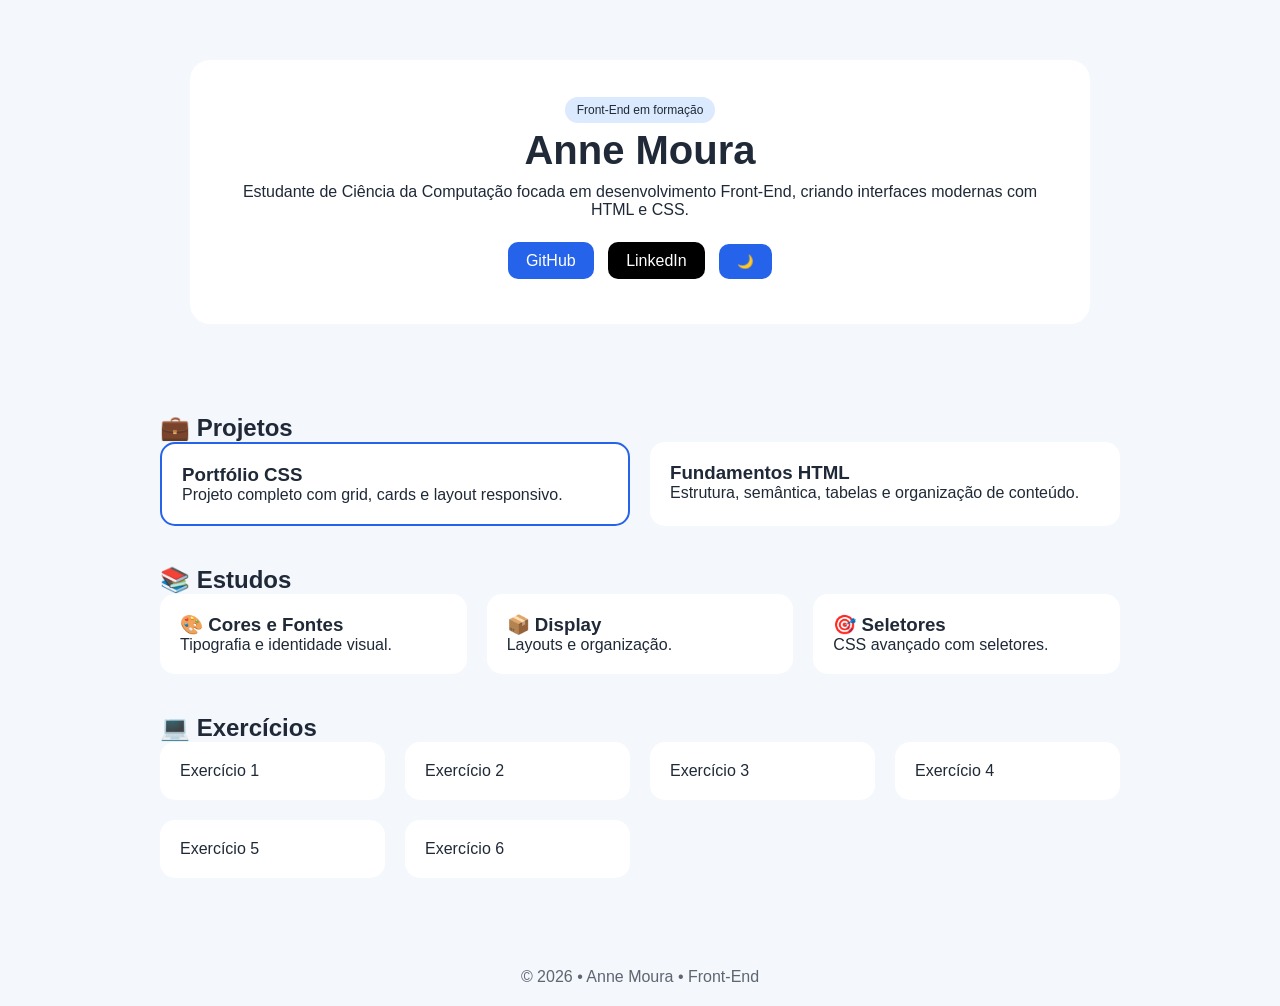
<file: index.html>
<!DOCTYPE html>
<html lang="pt-BR">
<head>
  <meta charset="UTF-8">
  <meta name="viewport" content="width=device-width, initial-scale=1.0">

  <title>Anne Moura | Portfólio Front-End</title>
  <meta name="description" content="Portfólio de Anne Moura - Desenvolvedora Front-End em formação">

  <link rel="stylesheet" href="style.css">
</head>

<body>

  <header>
    <div class="hero">
      <span class="tag">Front-End em formação</span>

      <h1>Anne Moura</h1>

      <p>
        Estudante de Ciência da Computação focada em desenvolvimento Front-End,
        criando interfaces modernas com HTML e CSS.
      </p>

      <div class="links">
        <a href="https://github.com/annemoura" target="_blank" class="btn">GitHub</a>
        <a href="https://www.linkedin.com/in/anne-moura-4a4567319" target="_blank" class="btn btn-secundario">LinkedIn</a>
        <button id="toggleTheme" class="btn">🌙</button>
      </div>
    </div>
  </header>

  <main class="container">

    <!-- PROJETOS -->
    <section class="bloco">
      <h2>💼 Projetos</h2>

      <div class="cards">

        <a class="card destaque" href="https://annemoura.github.io/Fundamentos-de-CSS/" target="_blank">
          <h3>Portfólio CSS</h3>
          <p>Projeto completo com grid, cards e layout responsivo.</p>
        </a>

        <a class="card" href="https://annemoura.github.io/Fundamentos-html/" target="_blank">
          <h3>Fundamentos HTML</h3>
          <p>Estrutura, semântica, tabelas e organização de conteúdo.</p>
        </a>

      </div>
    </section>

    <!-- ESTUDOS -->
    <section class="bloco">
      <h2>📚 Estudos</h2>

      <div class="cards">
        <a class="card" href="cores-fontes/index.html" target="_blank">
          <h3>🎨 Cores e Fontes</h3>
          <p>Tipografia e identidade visual.</p>
        </a>

        <a class="card" href="display/index.html" target="_blank">
          <h3>📦 Display</h3>
          <p>Layouts e organização.</p>
        </a>

        <a class="card" href="seletores/index.html" target="_blank">
          <h3>🎯 Seletores</h3>
          <p>CSS avançado com seletores.</p>
        </a>
      </div>
    </section>

    <!-- EXERCICIOS -->
    <section class="bloco">
      <h2>💻 Exercícios</h2>

      <div class="cards">
        <a class="card" href="exercico-css/exercicio-1/index.html" target="_blank">Exercício 1</a>
        <a class="card" href="exercico-css/exercicio-2/index.html" target="_blank">Exercício 2</a>
        <a class="card" href="exercico  -css/exercicio-3/index.html" target="_blank">Exercício 3</a>
        <a class="card" href="exercico-css/exercicio-4/index.html" target="_blank">Exercício 4</a>
        <a class="card" href="exercico-css/exercicio-5/index.html" target="_blank">Exercício 5</a>
        <a class="card" href="exercico-css/exercicio-6/index.html" target="_blank">Exercício 6</a>
      </div>
    </section>

  </main>

  <footer>
    <p>© 2026 • Anne Moura • Front-End</p>
  </footer>

  <script>
    const btn = document.getElementById("toggleTheme");

    btn.onclick = () => {
      document.body.classList.toggle("dark");
    };
  </script>

</body>
</html>
</file>
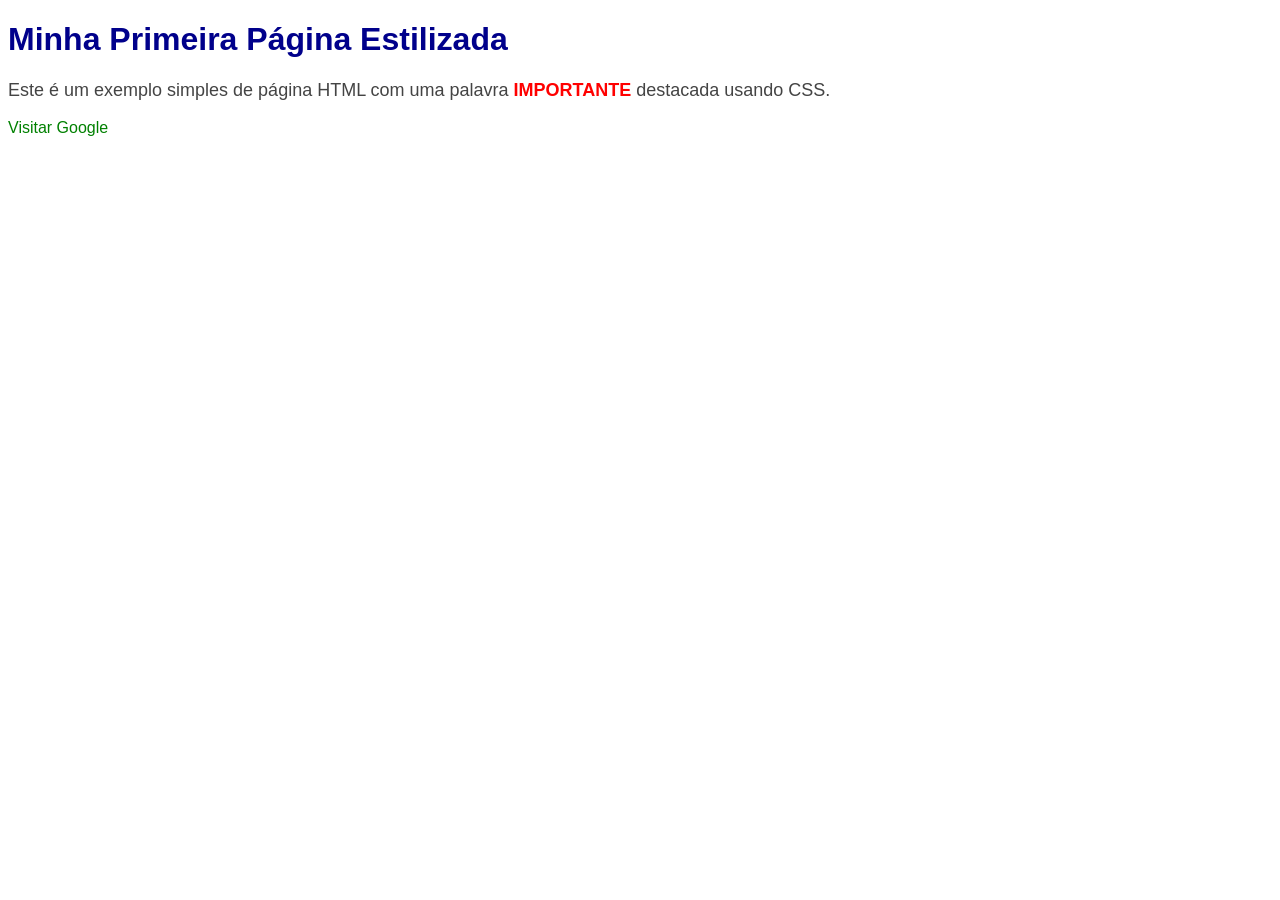
<file: cores-fontes/index.html>
<!DOCTYPE html>
<html lang="en">

<head>
    <meta charset="UTF-8">
    <meta name="viewport" content="width=device-width, initial-scale=1.0">


    <link rel="stylesheet" href="style.css">
    <title>Exercicio CSS</title>
</head>

<body>
    <h1>Minha Primeira Página Estilizada</h1>

    <p>Este é um exemplo simples de página HTML com uma palavra <span class="destaque">importante</span> destacada
        usando CSS.</p>

    <a href="https://www.google.com">Visitar Google</a>
</body>

</html>
</file>
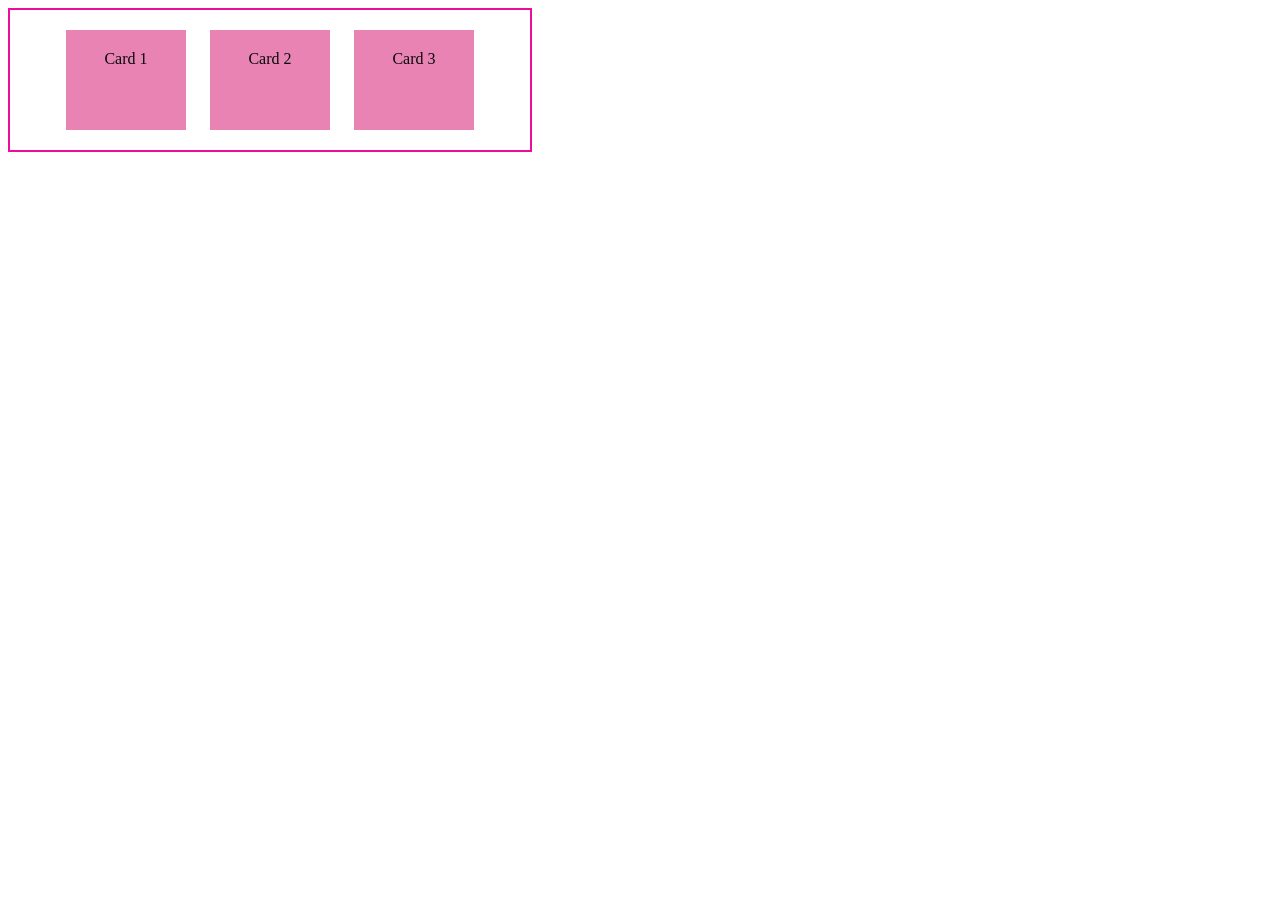
<file: display/index.html>
<!DOCTYPE html>
<html lang="en">

<head>
    <meta charset="UTF-8" />
    <meta name="viewport" content="width=device-width, initial-scale=1.0" />
    <title>Display</title>

    <link rel="stylesheet" href="style.css">
</head>

<body>
    <!-- <h1>Titulo</h1>
		<div>Teste de display</div>
		<p>Lorem ipsum dolor sit amet consectetur adipisicing elit. Necessitatibus facere, quaerat similique provident libero doloremque rerum quasi reprehenderit obcaecati dolorem at, animi exercitationem labore praesentium ullam, iure illum porro iste!</p>

		<span>span</span>
		<strong>strong</strong>
		<a href="http://google.com">link</a> -->

    <div class="container">
        <div class="card">Card 1</div>

        <div class="card">Card 2</div>

        <div class="card">Card 3</div>
    </div>

   
</body>

</html>
</file>
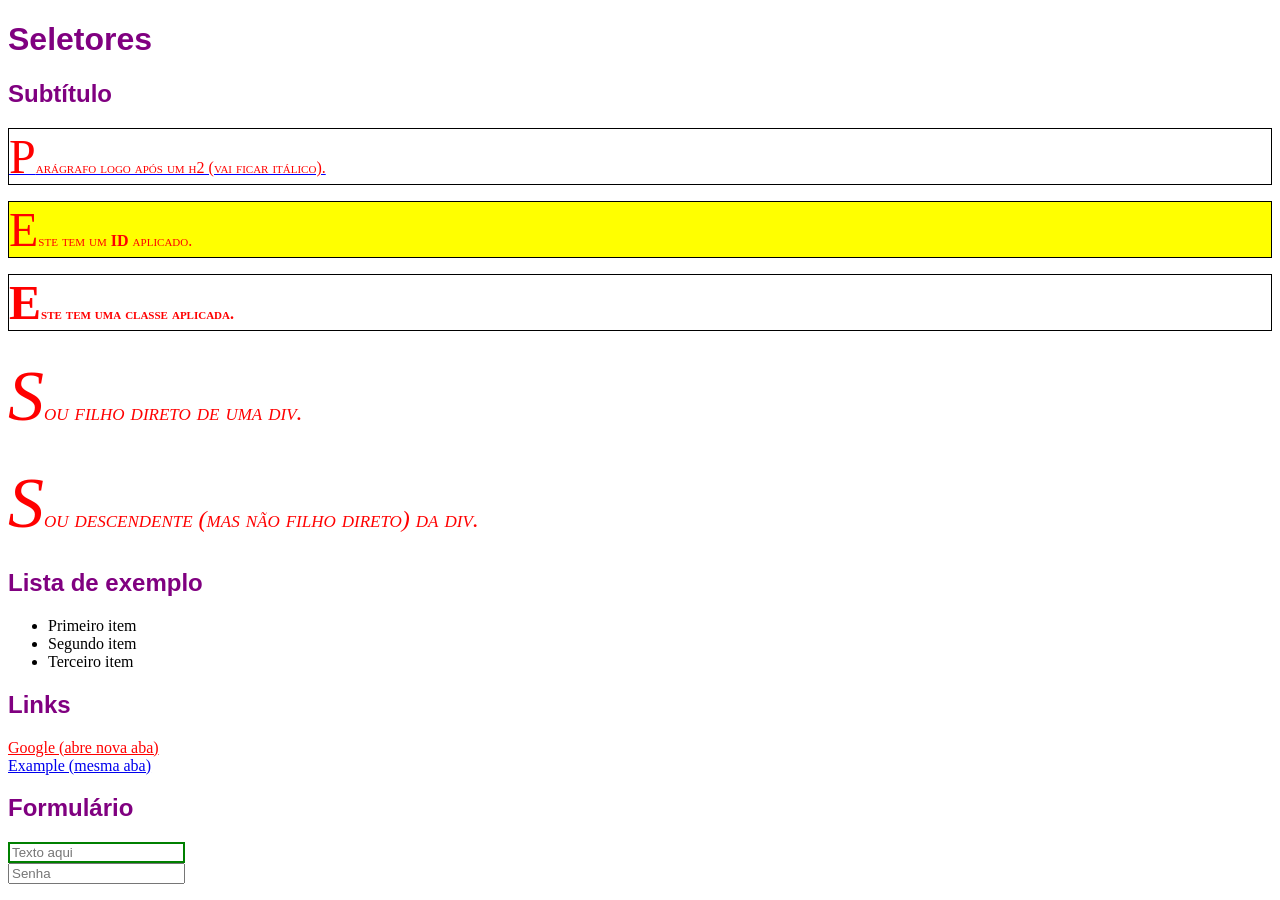
<file: seletores/index.html>
<!DOCTYPE html>
<html lang="pt-BR">
<head>
  <meta charset="UTF-8">
  <title>Seletores CSS</title>
  
  <link rel="stylesheet" href="style.css">
</head>
<body>
  <h1>Seletores</h1>
  <h2>Subtítulo</h2>
  <p>Parágrafo logo após um h2 (vai ficar itálico).</p>
  <p id="especial">Este tem um <strong>ID</strong> aplicado.</p>
  <p class="destaque">Este tem uma <strong>classe</strong> aplicada.</p>

  <div>
    <p>Sou filho direto de uma div.</p>
    <section>
      <p>Sou descendente (mas não filho direto) da div.</p>
    </section>
  </div>

  <h2>Lista de exemplo</h2>
  <ul>
    <li>Primeiro item </li>
    <li>Segundo item</li>
    <li>Terceiro item</li>
  </ul>

  <h2>Links</h2>
  <a href="https://www.google.com" target="_blank">Google (abre nova aba)</a><br>
  <a href="https://www.example.com">Example (mesma aba)</a>

  <h2>Formulário</h2>
  <form>
    <input type="text" placeholder="Texto aqui"><br>
    <input type="password" placeholder="Senha">
  </form>
</body>
</html>
</file>
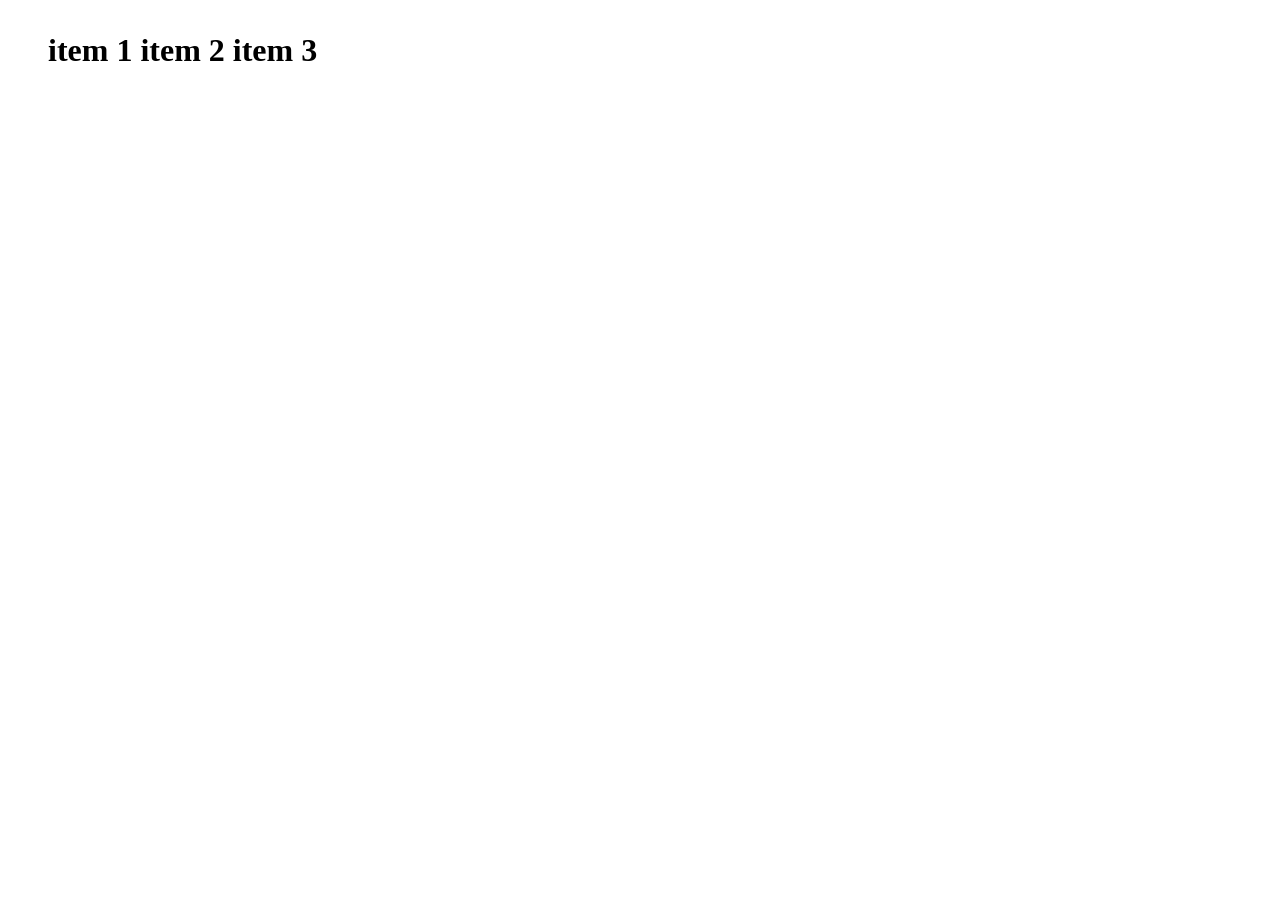
<file: exercico-css/exercicio 1/index.html>
<!DOCTYPE html>
<html lang="en">
<head>
    <meta charset="UTF-8">
    <meta name="viewport" content="width=device-width, initial-scale=1.0">

<link rel="stylesheet" href="style.css">
    
    <title>display inline</title>
</head>
<body>
    <h1>

        <ul class="menu">
            <li>item 1</li>
            <li>item 2</li>
            <li>item 3</li>
        </ul>
    </h1>
</body>
</html>
</file>
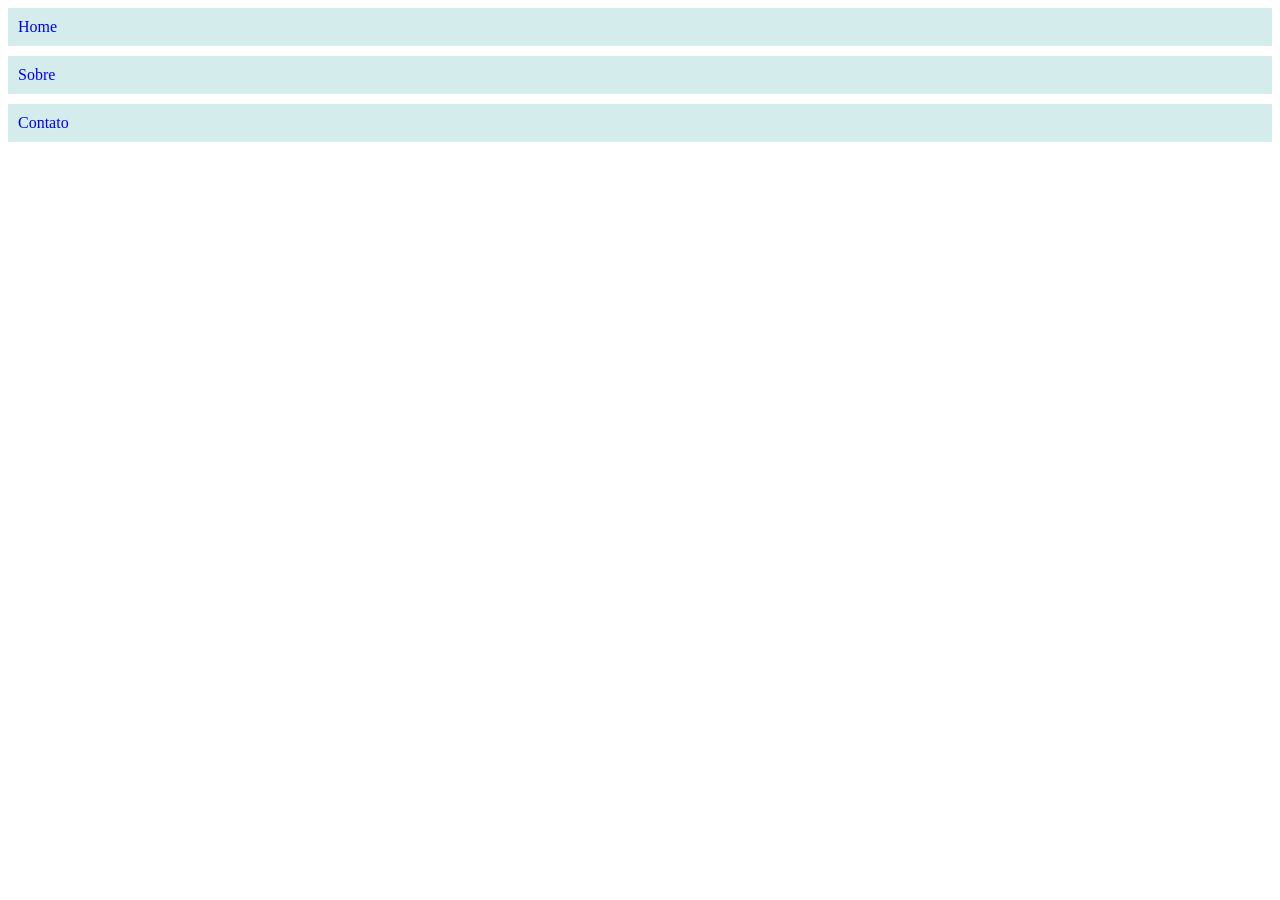
<file: exercico-css/exercicio 2/index.html>
<!DOCTYPE html>
<html lang="pt-br">

<head>
    <meta charset="UTF-8">
    <meta name="viewport" content="width=device-width, initial-scale=1.0">
    <title>Display inline-block</title>

    <link rel="stylesheet" href="style.css">
</head>

<body>
    <nav>
        <a href="#">Home</a>
        <a href="#">Sobre</a>
        <a href="#">Contato</a>  
    </nav>



</body>
</file>
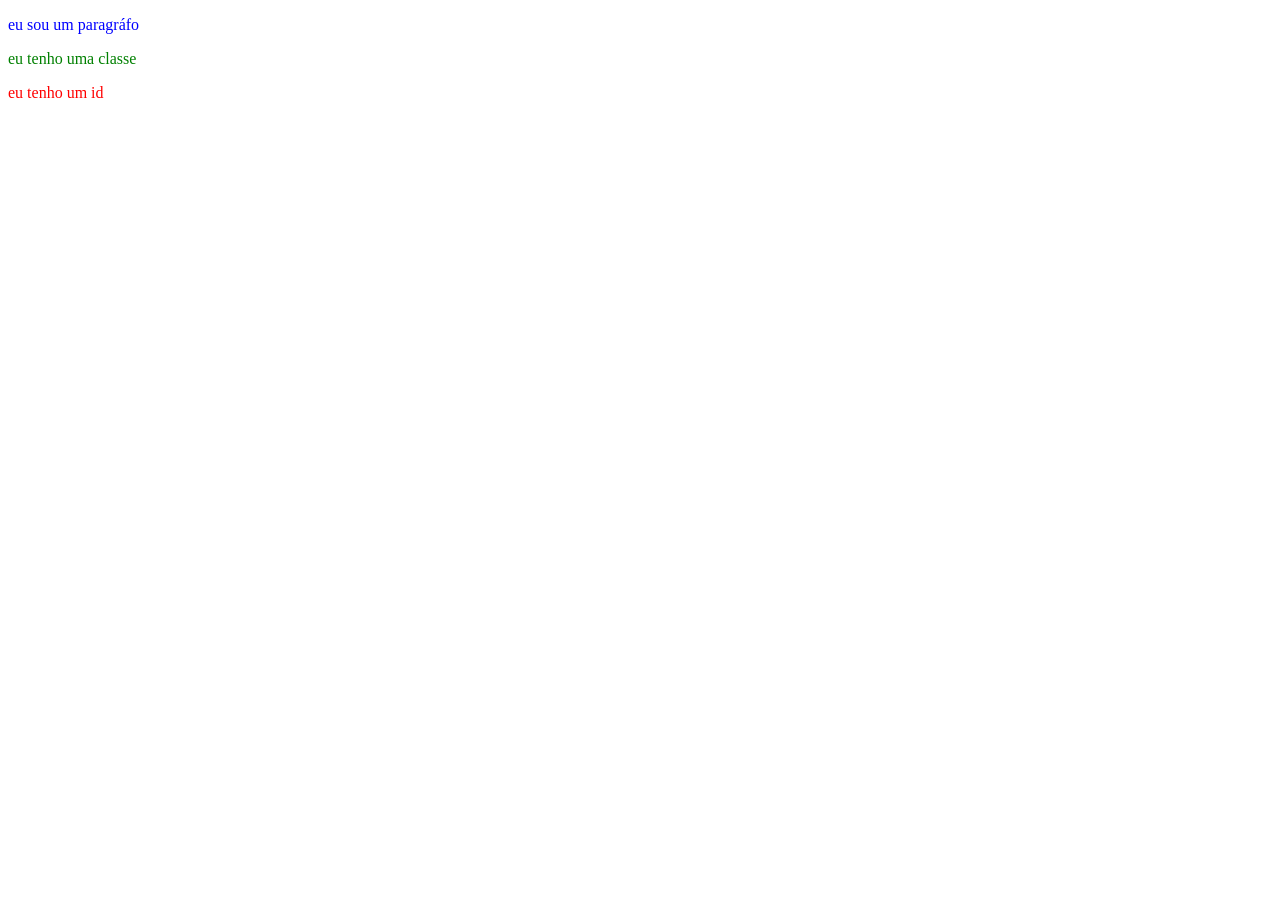
<file: exercico-css/exercicio 4/index.html>
<!DOCTYPE html>
<html lang="en">
<head>
    <meta charset="UTF-8">
    <meta name="viewport" content="width=device-width, initial-scale=1.0">

    <link rel="stylesheet" href="style.css">
    
    <title>seletors classes e ids</title>
</head>
<body>
    <p>eu sou um paragráfo</p>
    <p class="destaque">eu tenho uma classe</p>
    <p id="unico">eu tenho um id</p>
</body>
</html>
</file>
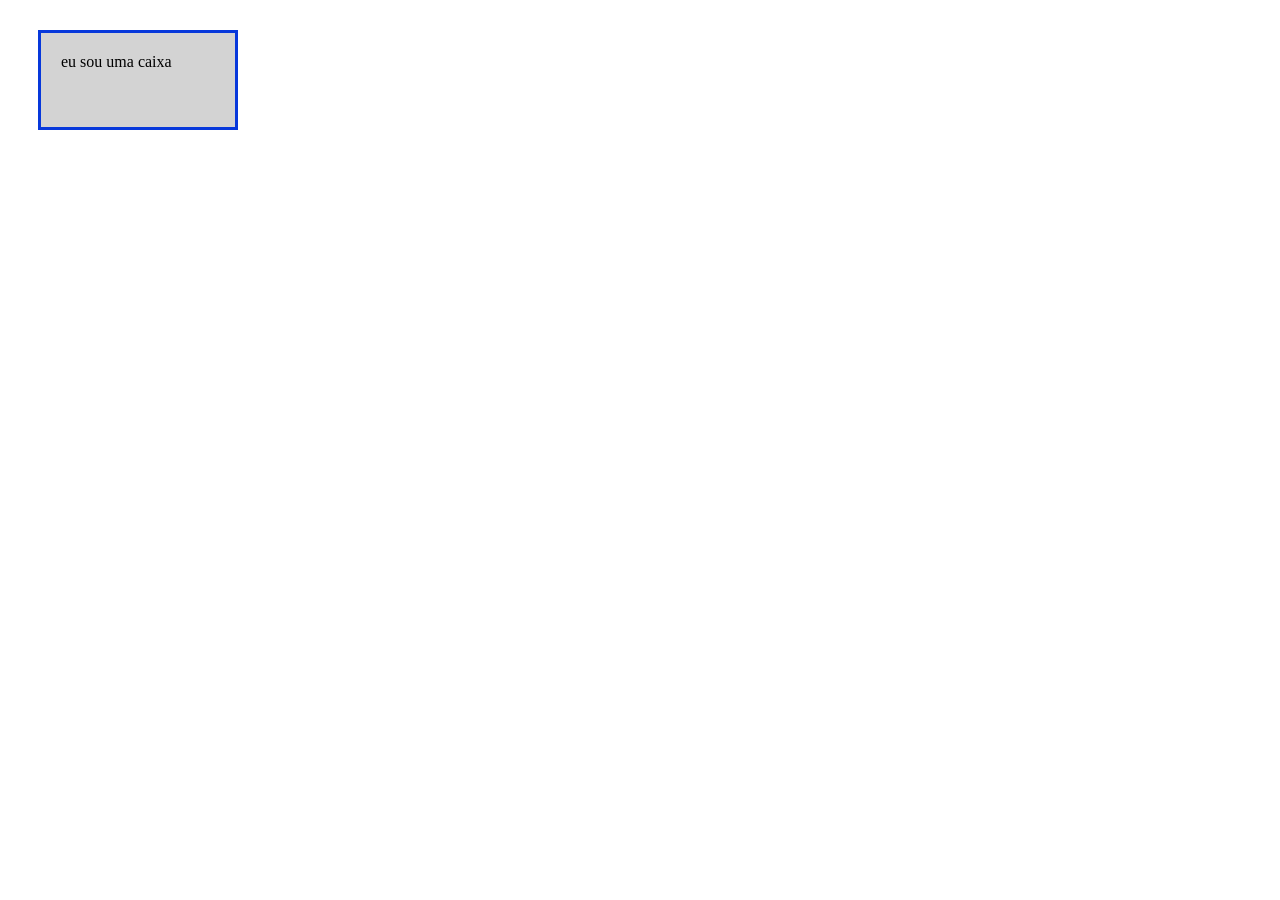
<file: exercico-css/exercicio 6/index.html>
<!DOCTYPE html>
<html lang="en">

<head>
    <meta charset="UTF-8">
    <meta name="viewport" content="width=device-width, initial-scale=1.0">

    <link rel="stylesheet" href="style.css">
    <title>box-model </title>
</head>

<body>
    <div class="caixa"> eu sou uma caixa</div>
    
  
</body>

</html>
</file>
<file: style.css>
:root {
  --bg: #f4f7fb;
  --card: #ffffff;
  --text: #1f2937;
  --primary: #2563eb;
}

body.dark {
  --bg: #0f172a;
  --card: #1e293b;
  --text: #e5e7eb;
}

* {
  margin: 0;
  padding: 0;
  box-sizing: border-box;
}

body {
  font-family: Arial, sans-serif;
  background: var(--bg);
  color: var(--text);
  transition: 0.3s;
}

header {
  padding: 60px 20px;
}

.hero {
  max-width: 900px;
  margin: auto;
  text-align: center;
  background: var(--card);
  padding: 40px;
  border-radius: 20px;
}

.tag {
  background: #dbeafe;
  padding: 6px 12px;
  border-radius: 999px;
  font-size: 12px;
}

.hero h1 {
  font-size: 2.5rem;
  margin: 10px 0;
}

.links {
  margin-top: 20px;
}

.btn {
  background: var(--primary);
  color: white;
  padding: 10px 18px;
  margin: 5px;
  border-radius: 10px;
  text-decoration: none;
  border: none;
  cursor: pointer;
  transition: 0.3s;
}

.btn:hover {
  transform: scale(1.05);
}

.btn-secundario {
  background: black;
}

.container {
  max-width: 1000px;
  margin: auto;
  padding: 30px 20px;
}

.bloco {
  margin-bottom: 40px;
}

.cards {
  display: grid;
  grid-template-columns: repeat(auto-fit, minmax(220px, 1fr));
  gap: 20px;
}

.card {
  background: var(--card);
  padding: 20px;
  border-radius: 15px;
  text-decoration: none;
  color: var(--text);
  transition: 0.3s;
}

.card:hover {
  transform: translateY(-8px) scale(1.02);
}

.destaque {
  border: 2px solid var(--primary);
}

footer {
  text-align: center;
  padding: 20px;
  opacity: 0.7;
}
</file>
<file: cores-fontes/style.css>
h1 {
    color: darkblue;
}

body {
    font-family: Arial, Helvetica, sans-serif;
}

p {
    color: #444;
    font-size: 18px;


}

a {
    color: green;
    text-decoration: none;
}

a:hover {
    text-decoration: underline;
}

.destaque {
    color: red;
    font-weight: bold;
    text-transform: uppercase;
}
</file>
<file: display/style.css>
.container {
    width: 500px;
    border: 2px solid #ec0d9a;
    padding: 10px;
    text-align: center;
    /* Centraliza os cards inline-block */
}

.card {
    width: 120px;
    /* Agora width funciona! */
    height: 100px;
    /* Agora height funciona! */
    background-color: #e983b4;
    color: rgb(8, 8, 8);
    padding: 20px;
    margin: 10px;
    /* Margin funciona em todas as direções */
    text-align: center;
    vertical-align: top;
    /* Alinha pelo topo */
    box-sizing: border-box;
    /* Inclui padding no cálculo do width */
    display: inline-block;
    /* Permite que os cards fiquem lado a lado */
}
</file>
<file: seletores/style.css>
/* 1 - Seletores básicos

Tipo: seleciona pelo nome da tag.*/

P {
    color: blue;
}



/* 2 - Classe (.nome): seleciona elementos que possuem uma classe específica. */
.destaque {
    font-weight: bold;
}



/* 3 - ID (#nome): seleciona um único elemento com o atributo id. */
#especial {
    background-color: yellow;
}


/* 4 - Seletores de agrupamento
Permitem aplicar a mesma regra a vários seletores: */

h1, h2, h3 {
    font-family: Arial, sans-serif;
    color: purple;
}

/* 5 -  Seletores de descendência e relacionamento
Descendente:*/
div p {
font-style: italic;
}



/* 6 - Filho direto (>): */

div > p {
    color: green;
}


/* 7 - Adjacente (+): */
h2 + p {
  text-decoration: underline;
}



/* 8 - Irmão geral (~):*/
h1 ~ p {
    border: 1px solid black;
}



/* 9 -  Seletores de atributo
Baseados em atributos HTML: */

a[target="_blank"] {
    color: red;
}

input[type="text"]{
    border: 2px solid green;
}


/* 10. Pseudo-classes
Selecionam estados ou condições especiais: */

a:hover {
    color: orange;
}

p:first-child {
    font-size: 1.5em;
}

/* 11. Pseudo-elementos
Estilizam partes específicas de um elemento: */

p::first-letter {
    font-size: 3em;
    color: rgb(255, 0, 0);
}

p::first-line {
    font-variant: small-caps;
    color: red
}
</file>
<file: exercico-css/exercicio 1/style.css>
.menu li {
    display: inline;
}
</file>
<file: exercico-css/exercicio 2/style.css>
nav a {
    display: block;
    padding: 10px;
    margin-bottom: 10px;
    background-color: hsla(184, 40%, 86%, 0.829);
    text-decoration: none;
}
</file>
<file: exercico-css/exercicio 4/style.css>
p {
    color: blue;
}
.destaque {
    color: green;
}
#unico {
    color:red;
}
</file>
<file: exercico-css/exercicio 6/style.css>
.caixa{
    width: 200px;
    height: 100px;
    border: 3px solid #0738db;
    background-color: lightgray;
    padding: 20px;
    margin: 30px;
    box-sizing: border-box;
}
</file>
